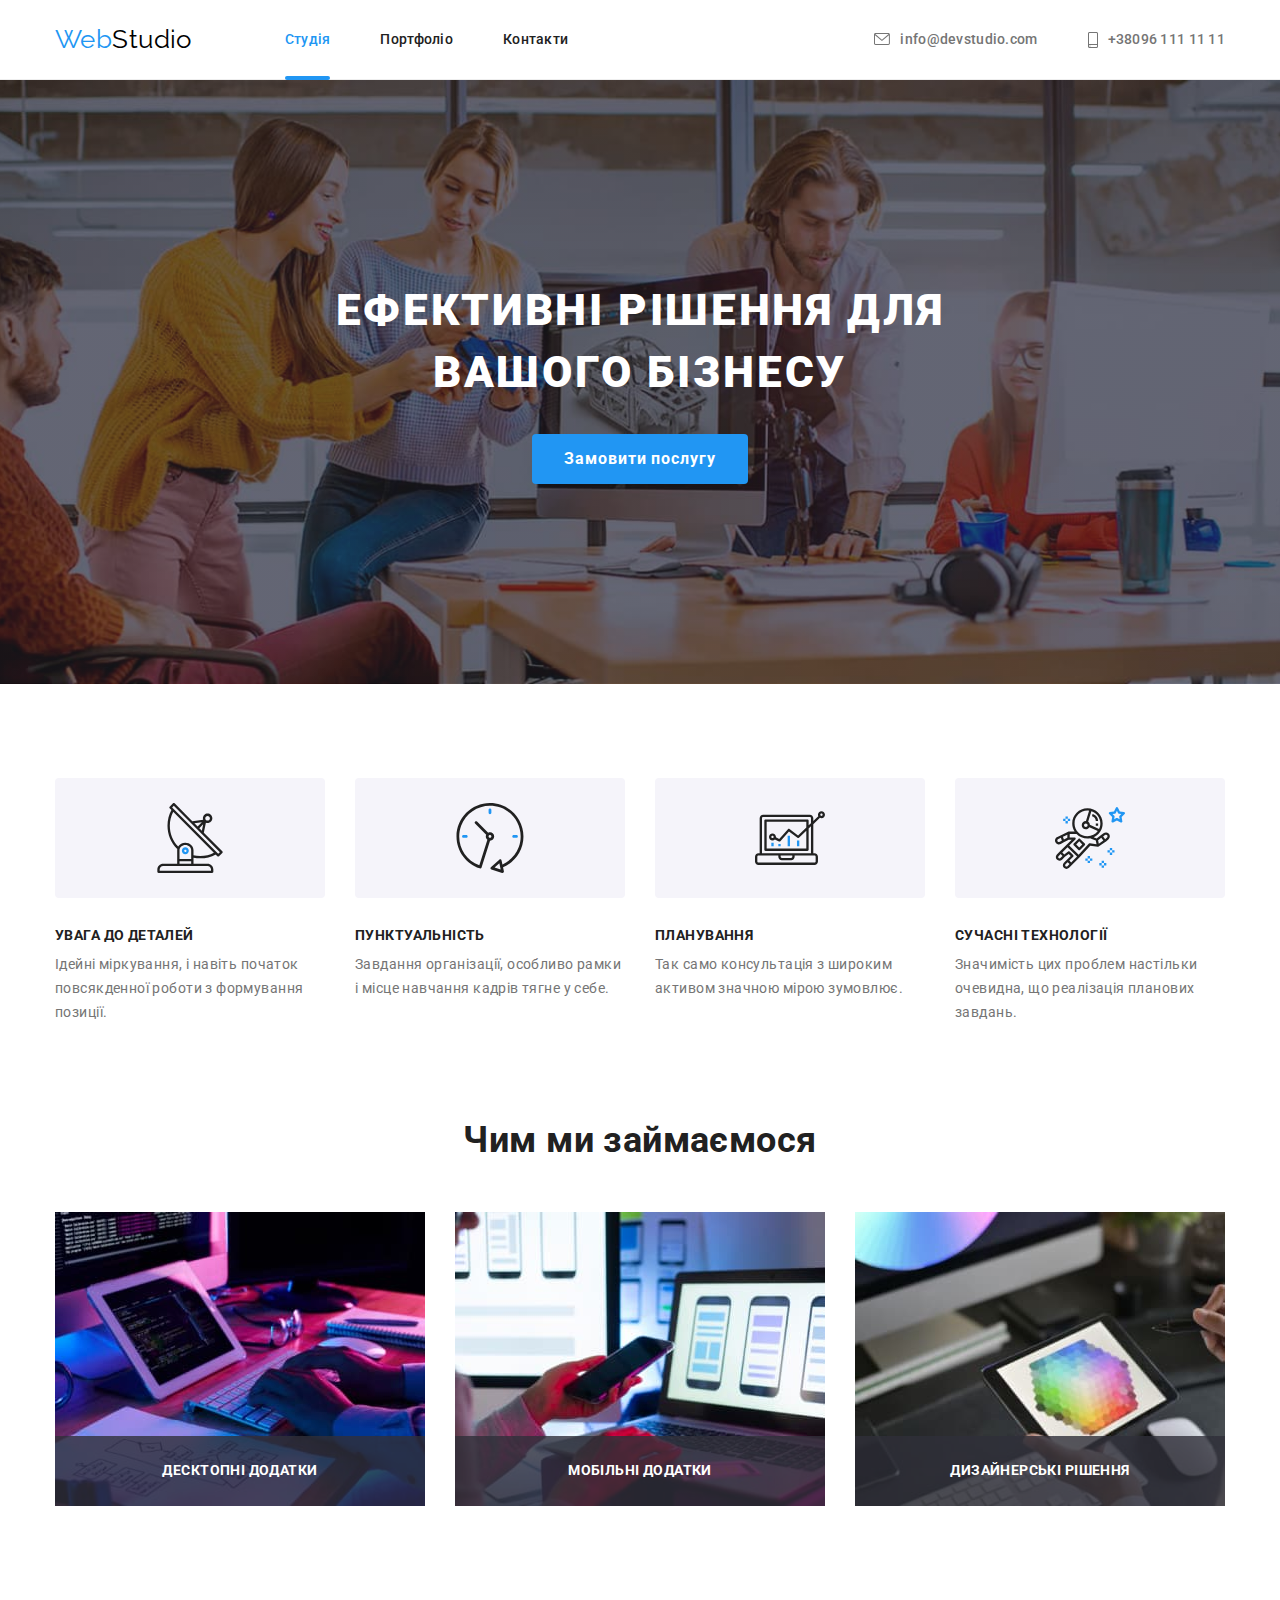
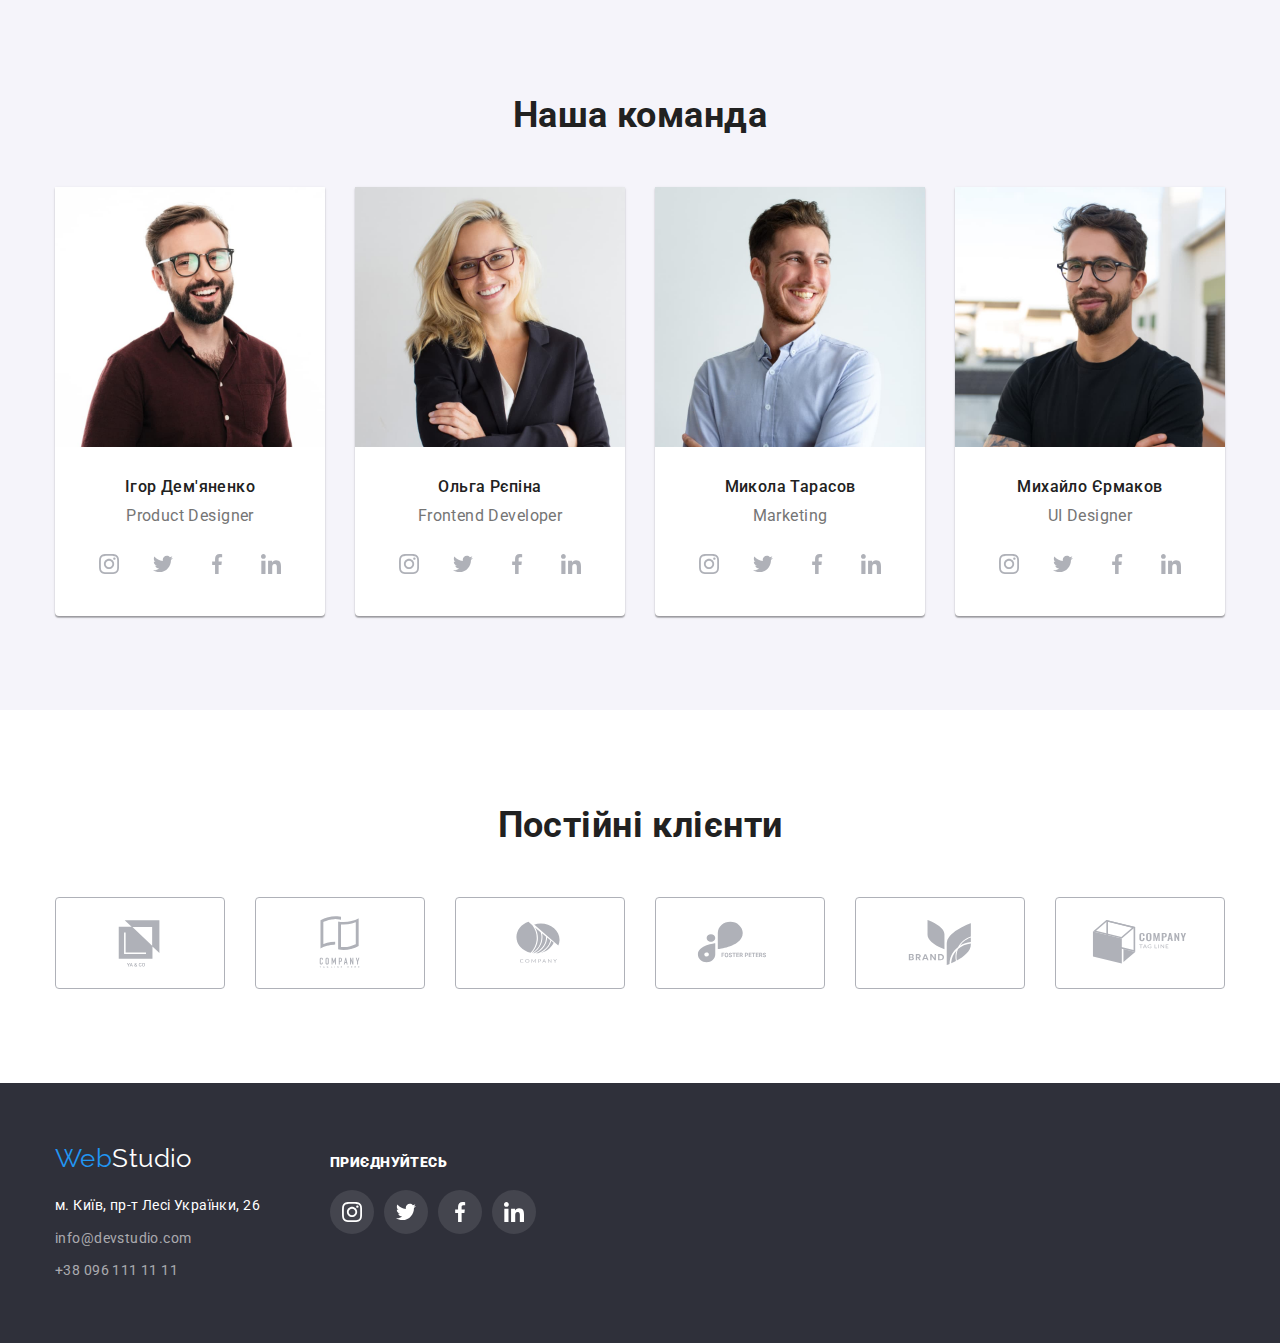
<file: index.html>
<!DOCTYPE html>
<html lang="uk">
  <head>
    <meta charset="UTF-8" />
    <meta http-equiv="X-UA-Compatible" content="IE=edge" />
    <meta name="viewport" content="width=device-width, initial-scale=1.0" />
    <title>Студія</title>
    <link
      href="https://fonts.googleapis.com/css2?family=Raleway:wght@700&family=Roboto:wght@400;500;700;900&display=swap"
      rel="stylesheet"
    />
    <link
      rel="stylesheet"
      href="https://cdnjs.cloudflare.com/ajax/libs/modern-normalize/1.1.0/modern-normalize.min.css"
    />
    <link rel="stylesheet" href="./css/styles.css" />
  </head>
  <body>
    <header class="main-header">
      <div class="nav-container container">
        <nav class="header-nav">
          <a href="./index.html" class="nav-logo"><span class="logo-web">Web</span>Studio</a>
          <ul class="nav-list list">
            <li>
              <a href="./index.html" class="nav-link link current">Студія</a>
            </li>
            <li><a href="./portfolio.html" class="nav-link link">Портфоліо</a></li>
            <li><a href="" class="nav-link link">Контакти</a></li>
          </ul>
        </nav>
        <ul class="nav-info-list list">
          <li>
            <a href="mailto:info@devstudio.com" class="contact-link link">
              <svg class="icon-mail" width="16px" height="12px">
                <use href="./images/symbol-defs-contact.svg#icon-mail"></use>
              </svg>
              info@devstudio.com</a
            >
          </li>
          <li>
            <a href="tel:+380961111111" class="contact-link link">
              <svg class="icon-tel" width="10px" height="16px">
                <use href="./images/symbol-defs-contact.svg#icon-tel"></use>
              </svg>
              +38096 111 11 11</a
            >
          </li>
        </ul>
      </div>
    </header>

    <main>
      <!-- Hero section-->
      <section class="hero">
        <div class="container">
          <h1 class="hero-title">Ефективні рішення для вашого бізнесу</h1>
          <button type="button" class="hero-btn" data-modal-open>Замовити послугу</button>
          
      </section>
      <!-- Specialty -->
      <section class="specialty">
        <div class="container">
          <h2 class="visually-hidden">Особливості</h2>
          <ul class="specialty-list list">
            <li class="specialty-item">
              <div class="specialty-img">
                <svg class="specialty-icon" width="70px" height="70px">
                  <use href="./images/symbol-defs-specialty.svg#icon-antenna"></use>
                </svg>
              </div>
              <h3 class="specialty-title">Увага до деталей</h3>
              <p class="specialty-text">
                Ідейні міркування, і навіть початок повсякденної роботи з формування позиції.
              </p>
            </li>
            <li class="specialty-item">
              <div class="specialty-img">
                <svg class="specialty-icon" width="70px" height="70px">
                  <use href="./images/symbol-defs-specialty.svg#icon-clock"></use>
                </svg>
              </div>
              <h3 class="specialty-title">Пунктуальність</h3>
              <p class="specialty-text">
                Завдання організації, особливо рамки і місце навчання кадрів тягне у себе.
              </p>
            </li>
            <li class="specialty-item">
              <div class="specialty-img">
                <svg class="specialty-icon" width="70px" height="70px">
                  <use href="./images/symbol-defs-specialty.svg#icon-diagram"></use>
                </svg>
              </div>
              <h3 class="specialty-title">Планування</h3>
              <p class="specialty-text">
                Так само консультація з широким активом значною мірою зумовлює.
              </p>
            </li>
            <li class="specialty-item">
              <div class="specialty-img">
                <svg class="specialty-icon" width="70px" height="70px">
                  <use href="./images/symbol-defs-specialty.svg#icon-astronaut"></use>
                </svg>
              </div>
              <h3 class="specialty-title">Сучасні технології</h3>
              <p class="specialty-text">
                Значимість цих проблем настільки очевидна, що реалізація планових завдань.
              </p>
            </li>
          </ul>
        </div>
      </section>
      <!-- What do we do? -->
      <section class="draft">
        <div class="container">
          <h2 class="draft-title section-title">Чим ми займаємося</h2>
          <ul class="draft-list list">
            <li class="draft-item">
              <div class="draft-position">
                <img
                  src="./images/img-work-1.jpg"
                  alt="Тип діяльності компанії"
                  width="370"
                  height="294"
                  class="draft-img"
                />
                <div class="draft-container"><p class="draft-text">Десктопні додатки</p></div>
              </div>
            </li>
            <li class="draft-item">
              <div class="draft-position">
                <img
                  src="./images/img-work-2.jpg"
                  alt="Тип діяльності компанії"
                  width="370"
                  height="294"
                  class="draft-img"
                />
                <div class="draft-container"><p class="draft-text">Мобільні додатки</p></div>
              </div>
            </li>
            <li class="draft-item">
              <div class="draft-position">
                <img
                  src="./images/img-work-3.jpg"
                  alt="Тип діяльності компанії"
                  width="370"
                  height="294"
                  class="draft-img"
                />
                <div class="draft-container"><p class="draft-text">Дизайнерські рішення</p></div>
              </div>
            </li>
          </ul>
        </div>
      </section>
      <!-- Our team -->
      <section class="team">
        <div class="container">
          <h2 class="team-title section-title">Наша команда</h2>
          <ul class="team-list list">
            <li class="infolist">
              <img
                src="./images/team-ihor.jpg"
                alt="Фотографія Ігора"
                width="270"
                height="260"
                class="team-img"
              />
              <div class="team-container">
                <h3 class="team-img-title">Ігор Дем'яненко</h3>
                <p class="team-img-text">Product Designer</p>
                <ul class="social-list list">
                  <li class="social-item">
                    <a href=""
                      ><svg class="social-icon" width="20px" height="20px">
                        <use href="./images/symbol-defs-social.svg#icon-instagram"></use>
                      </svg>
                    </a>
                  </li>
                  <li class="social-item">
                    <a href=""
                      ><svg class="social-icon" width="20px" height="20px">
                        <use href="./images/symbol-defs-social.svg#icon-twitter"></use>
                      </svg>
                    </a>
                  </li>
                  <li class="social-item">
                    <a href=""
                      ><svg class="social-icon" width="20px" height="20px">
                        <use href="./images/symbol-defs-social.svg#icon-facebook"></use>
                      </svg>
                    </a>
                  </li>
                  <li class="social-item">
                    <a href=""
                      ><svg class="social-icon" width="20px" height="20px">
                        <use href="./images/symbol-defs-social.svg#icon-linkedin"></use>
                      </svg>
                    </a>
                  </li>
                </ul>
              </div>
            </li>

            <li class="infolist">
              <img
                src="./images/team-olga.jpg"
                alt="Фотографія Ольги"
                width="270"
                height="260"
                class="team-img"
              />
              <div class="team-container">
                <h3 class="team-img-title">Ольга Рєпіна</h3>
                <p class="team-img-text">Frontend Developer</p>
                <ul class="social-list list">
                  <li class="social-item">
                    <a href=""
                      ><svg class="social-icon" width="20px" height="20px">
                        <use href="./images/symbol-defs-social.svg#icon-instagram"></use>
                      </svg>
                    </a>
                  </li>
                  <li class="social-item">
                    <a href=""
                      ><svg class="social-icon" width="20px" height="20px">
                        <use href="./images/symbol-defs-social.svg#icon-twitter"></use>
                      </svg>
                    </a>
                  </li>
                  <li class="social-item">
                    <a href=""
                      ><svg class="social-icon" width="20px" height="20px">
                        <use href="./images/symbol-defs-social.svg#icon-facebook"></use>
                      </svg>
                    </a>
                  </li>
                  <li class="social-item">
                    <a href=""
                      ><svg class="social-icon" width="20px" height="20px">
                        <use href="./images/symbol-defs-social.svg#icon-linkedin"></use>
                      </svg>
                    </a>
                  </li>
                </ul>
              </div>
            </li>

            <li class="infolist">
              <img
                src="./images/team-mukola.jpg"
                alt="Фотографія Миколи"
                width="270"
                height="260"
                class="team-img"
              />
              <div class="team-container">
                <h3 class="team-img-title">Микола Тарасов</h3>
                <p class="team-img-text">Marketing</p>
                <ul class="social-list list">
                  <li class="social-item">
                    <a href=""
                      ><svg class="social-icon" width="20px" height="20px">
                        <use href="./images/symbol-defs-social.svg#icon-instagram"></use>
                      </svg>
                    </a>
                  </li>
                  <li class="social-item">
                    <a href=""
                      ><svg class="social-icon" width="20px" height="20px">
                        <use href="./images/symbol-defs-social.svg#icon-twitter"></use>
                      </svg>
                    </a>
                  </li>
                  <li class="social-item">
                    <a href=""
                      ><svg class="social-icon" width="20px" height="20px">
                        <use href="./images/symbol-defs-social.svg#icon-facebook"></use>
                      </svg>
                    </a>
                  </li>
                  <li class="social-item">
                    <a href=""
                      ><svg class="social-icon" width="20px" height="20px">
                        <use href="./images/symbol-defs-social.svg#icon-linkedin"></use>
                      </svg>
                    </a>
                  </li>
                </ul>
              </div>
            </li>

            <li class="infolist">
              <img
                src="./images/team-muchail.jpg"
                alt="Фотографія Михайла"
                width="270"
                height="260"
                class="team-img"
              />
              <div class="team-container">
                <h3 class="team-img-title">Михайло Єрмаков</h3>
                <p class="team-img-text">UI Designer</p>
                <ul class="social-list list">
                  <li class="social-item">
                    <a href=""
                      ><svg class="social-icon" width="20px" height="20px">
                        <use href="./images/symbol-defs-social.svg#icon-instagram"></use>
                      </svg>
                    </a>
                  </li>
                  <li class="social-item">
                    <a href=""
                      ><svg class="social-icon" width="20px" height="20px">
                        <use href="./images/symbol-defs-social.svg#icon-twitter"></use>
                      </svg>
                    </a>
                  </li>
                  <li class="social-item">
                    <a href=""
                      ><svg class="social-icon" width="20px" height="20px">
                        <use href="./images/symbol-defs-social.svg#icon-facebook"></use>
                      </svg>
                    </a>
                  </li>
                  <li class="social-item">
                    <a href=""
                      ><svg class="social-icon" width="20px" height="20px">
                        <use href="./images/symbol-defs-social.svg#icon-linkedin"></use>
                      </svg>
                    </a>
                  </li>
                </ul>
              </div>
            </li>
          </ul>
        </div>
      </section>
      <!-- Clients -->
      <section class="clients">
        <div class="container">
          <h2 class="section-title">Постійні клієнти</h2>
          <ul class="clients-list list">
            <li>
              <a href="" class="clients-list-item"
                ><svg class="clients-svg" width="106" height="60">
                  <use href="./images/symbol-defs-clients.svg#icon-ya-co"></use>
                </svg>
              </a>
            </li>
            <li>
              <a href="" class="clients-list-item"
                ><svg class="clients-svg" width="106" height="60">
                  <use href="./images/symbol-defs-clients.svg#icon-company-tag-line-here"></use>
                </svg>
              </a>
            </li>
            <li>
              <a href="" class="clients-list-item"
                ><svg class="clients-svg" width="106" height="60">
                  <use href="./images/symbol-defs-clients.svg#icon-company"></use>
                </svg>
              </a>
            </li>
            <li>
              <a href="" class="clients-list-item"
                ><svg class="clients-svg" width="106" height="60">
                  <use href="./images/symbol-defs-clients.svg#icon-foster-peters"></use>
                </svg>
              </a>
            </li>
            <li>
              <a href="" class="clients-list-item"
                ><svg class="clients-svg" width="106" height="60">
                  <use href="./images/symbol-defs-clients.svg#icon-brand"></use>
                </svg>
              </a>
            </li>
            <li>
              <a href="" class="clients-list-item"
                ><svg class="clients-svg" width="106" height="60">
                  <use href="./images/symbol-defs-clients.svg#icon-company-tag-line"></use>
                </svg>
              </a>
            </li>
          </ul>
        </div>
      </section>
    </main>
    <footer class="main-footer">
      <div class="container footer-container">
        <div class="footer-adress">
          <a href="./index.html" class="footer-logo"><span class="logo-web">Web</span>Studio</a>
          <address>
            <ul class="footer-list list">
              <li class="adress link">
                <a
                  href="https://goo.gl/maps/cVfSzYXmB4WcppVj6"
                  target="_blank"
                  rel="noopener noreferrer"
                  >м. Київ, пр-т Лесі Українки, 26</a
                >
              </li>
              <li>
                <a href="mailto:info@devstudio.com" class="footer-link link">info@devstudio.com</a>
              </li>
              <li>
                <a href="tel:+380961111111" class="footer-link link">+38 096 111 11 11</a>
              </li>
            </ul>
          </address>
        </div>
        <div class="footer-social">
          <p class="footer-social-text"><strong>приєднуйтесь</strong></p>
          <ul class="footer-social-list list">
            <li class="social-footer-item">
              <a href=""
                ><svg class="social-icon-footer" width="20px" height="20px">
                  <use href="./images/symbol-defs-social.svg#icon-instagram"></use>
                </svg>
              </a>
            </li>
            <li class="social-footer-item">
              <a href=""
                ><svg class="social-icon-footer" width="20px" height="20px">
                  <use href="./images/symbol-defs-social.svg#icon-twitter"></use>
                </svg>
              </a>
            </li>
            <li class="social-footer-item">
              <a href=""
                ><svg class="social-icon-footer" width="20px" height="20px">
                  <use href="./images/symbol-defs-social.svg#icon-facebook"></use>
                </svg>
              </a>
            </li>
            <li class="social-footer-item">
              <a href=""
                ><svg class="social-icon-footer" width="20px" height="20px">
                  <use href="./images/symbol-defs-social.svg#icon-linkedin"></use>
                </svg>
              </a>
            </li>
          </ul>
        </div>
      </div>
    </footer>
      <div class="backdrop is-hidden" data-modal>
            <div class="modal">
              <button class="close" data-modal-close>
                <svg class="close-btn" width="18" height="18">
                  <use href="./images/symbol-defs-specialty.svg#icon-close-btn"></use>
                </svg>
              </button>
            </div>
          </div>
        </div>
    <script src="./js/modal.js"></script>
  </body>
</html>
</file>
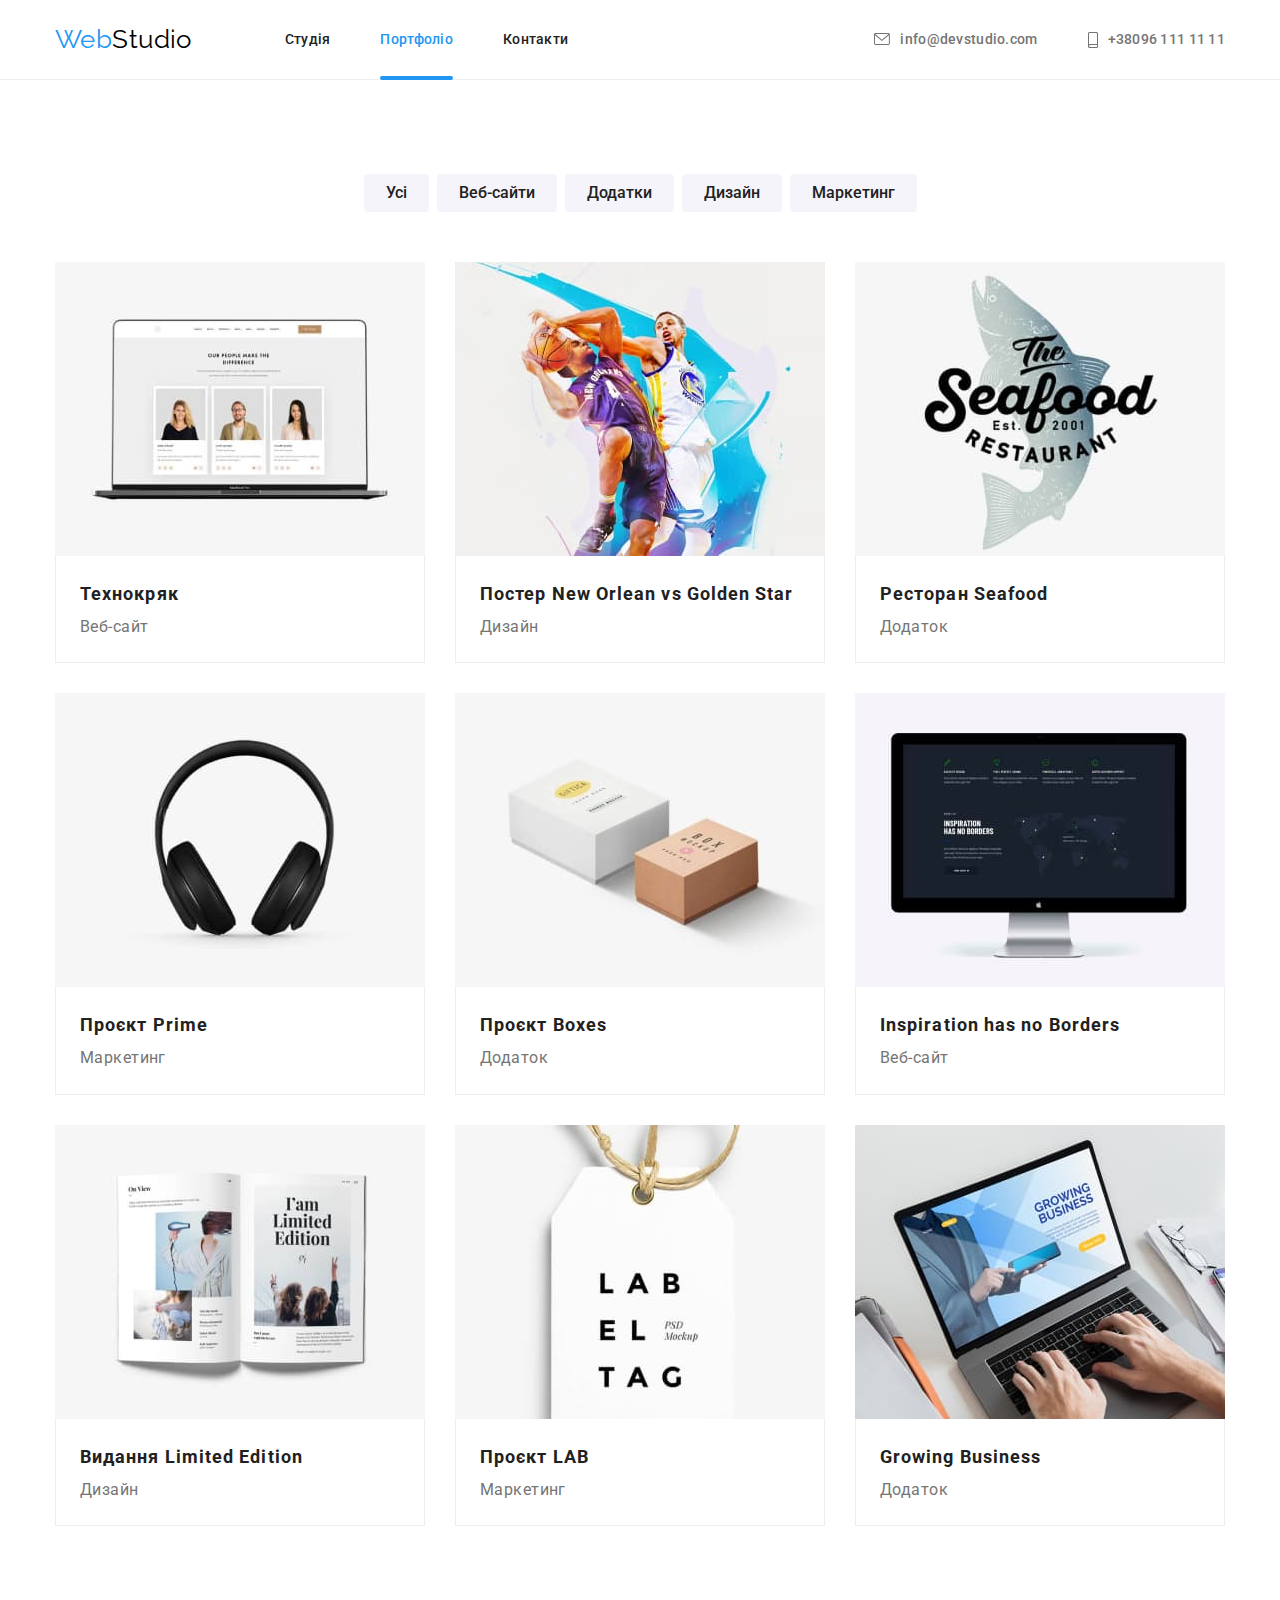
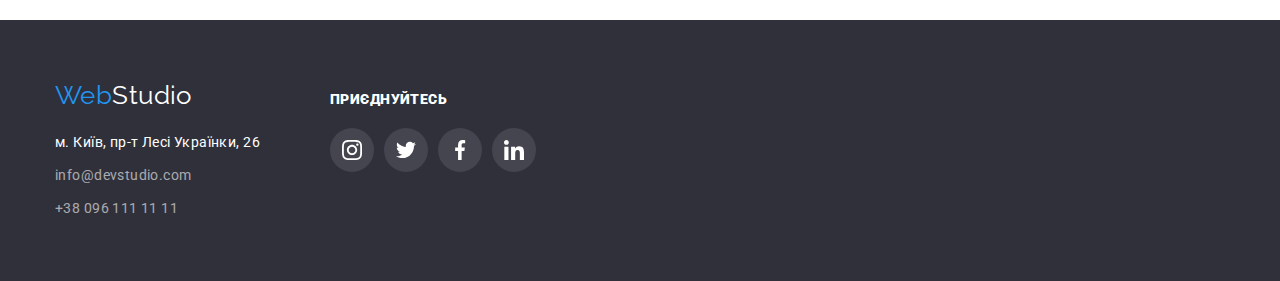
<file: portfolio.html>
<!DOCTYPE html>
<html lang="uk">
  <head>
    <meta charset="UTF-8" />
    <meta http-equiv="X-UA-Compatible" content="IE=edge" />
    <meta name="viewport" content="width=device-width, initial-scale=1.0" />
    <title>Студія</title>
    <link
      href="https://fonts.googleapis.com/css2?family=Raleway:wght@700&family=Roboto:wght@400;500;700;900&display=swap"
      rel="stylesheet"
    />
    <link
      rel="stylesheet"
      href="https://cdnjs.cloudflare.com/ajax/libs/modern-normalize/1.1.0/modern-normalize.min.css"
    />
    <link rel="stylesheet" href="./css/styles.css" />
  </head>
  <body>
    <header class="main-header">
      <div class="nav-container container">
        <nav class="header-nav">
          <a href="./index.html" class="nav-logo"><span class="logo-web">Web</span>Studio</a>
          <ul class="nav-list list">
            <li>
              <a href="./index.html" class="nav-link link">Студія</a>
            </li>
            <li><a href="./portfolio.html" class="nav-link link current">Портфоліо</a></li>
            <li><a href="" class="nav-link link">Контакти</a></li>
          </ul>
        </nav>
        <ul class="nav-info-list list">
          <li>
            <a href="mailto:info@devstudio.com" class="contact-link link">
              <svg class="icon-mail" width="16px" height="12px">
                <use href="./images/symbol-defs-contact.svg#icon-mail"></use>
              </svg>
              info@devstudio.com</a
            >
          </li>
          <li>
            <a href="tel:+380961111111" class="contact-link link">
              <svg class="icon-tel" width="10px" height="16px">
                <use href="./images/symbol-defs-contact.svg#icon-tel"></use>
              </svg>
              +38096 111 11 11</a
            >
          </li>
        </ul>
      </div>
    </header>
    <main>
      <section class="main-section">
        <div class="container">
          <h1 class="visually-hidden">Навігація</h1>
          <ul class="btn-list list">
            <li><button type="button" class="portfolio-nav-btn">Усі</button></li>
            <li><button type="button" class="portfolio-nav-btn">Веб-сайти</button></li>
            <li><button type="button" class="portfolio-nav-btn">Додатки</button></li>
            <li><button type="button" class="portfolio-nav-btn">Дизайн</button></li>
            <li><button type="button" class="portfolio-nav-btn">Маркетинг</button></li>
          </ul>

          <ul class="info-list list">
            <li class="portfolio-info-list">
              <a href="">
                <div class="portfolio-img">
                  <img src="./images/portfolio-tehn.jpg" alt="технокряк" width="370" height="294" />
                  <div class="portfolio-info-container">
                    <p class="portfolio-info-text">
                      Ресурс пропонує комплексні пропозиції з різним рівнем функціоналу та сервісів.
                      Все це дозволить відвідувачу отримати вичерпні відомості про компанію чи
                      приватну особу.
                    </p>
                  </div>
                </div>
                <div class="border-title">
                  <h2 class="portfolio-title">Технокряк</h2>
                  <p class="portfolio-text">Веб-сайт</p>
                </div>
              </a>
            </li>
            <li class="portfolio-info-list">
              <a href="">
                <div class="portfolio-img">
                  <img
                    src="./images/portfolio-poster.jpg"
                    alt="Постер New Orlean vs Golden Star"
                    width="370"
                    height="294"
                  />
                  <div class="portfolio-info-container">
                    <p class="portfolio-info-text">
                      Ресурс пропонує комплексні пропозиції з різним рівнем функціоналу та сервісів.
                      Все це дозволить відвідувачу отримати вичерпні відомості про компанію чи
                      приватну особу.
                    </p>
                  </div>
                </div>
                <div class="border-title">
                  <h2 class="portfolio-title">Постер New Orlean vs Golden Star</h2>
                  <p class="portfolio-text">Дизайн</p>
                </div>
              </a>
            </li>
            <li class="portfolio-info-list">
              <a href="">
                <div class="portfolio-img">
                  <img
                    src="./images/portfolio-restaurant.jpg"
                    alt="Ресторан Seafood"
                    width="370"
                    height="294"
                  />
                  <div class="portfolio-info-container">
                    <p class="portfolio-info-text">
                      Ресурс пропонує комплексні пропозиції з різним рівнем функціоналу та сервісів.
                      Все це дозволить відвідувачу отримати вичерпні відомості про компанію чи
                      приватну особу.
                    </p>
                  </div>
                </div>
                <div class="border-title">
                  <h2 class="portfolio-title">Ресторан Seafood</h2>
                  <p class="portfolio-text">Додаток</p>
                </div>
              </a>
            </li>
            <li class="portfolio-info-list">
              <a href="">
                <div class="portfolio-img">
                  <img
                    src="./images/portfolio-prgct-prime.jpg"
                    alt="Проєкт Prime"
                    width="370"
                    height="294"
                  />
                  <div class="portfolio-info-container">
                    <p class="portfolio-info-text">
                      Ресурс пропонує комплексні пропозиції з різним рівнем функціоналу та сервісів.
                      Все це дозволить відвідувачу отримати вичерпні відомості про компанію чи
                      приватну особу.
                    </p>
                  </div>
                </div>
                <div class="border-title">
                  <h2 class="portfolio-title">Проєкт Prime</h2>
                  <p class="portfolio-text">Маркетинг</p>
                </div>
              </a>
            </li>
            <li class="portfolio-info-list">
              <a href="">
                <div class="portfolio-img">
                  <img
                    src="./images/portfolio-prgct-boxes.jpg"
                    alt="Проєкт Boxes"
                    width="370"
                    height="294"
                  />
                  <div class="portfolio-info-container">
                    <p class="portfolio-info-text">
                      Ресурс пропонує комплексні пропозиції з різним рівнем функціоналу та сервісів.
                      Все це дозволить відвідувачу отримати вичерпні відомості про компанію чи
                      приватну особу.
                    </p>
                  </div>
                </div>
                <div class="border-title">
                  <h2 class="portfolio-title">Проєкт Boxes</h2>
                  <p class="portfolio-text">Додаток</p>
                </div>
              </a>
            </li>
            <li class="portfolio-info-list">
              <a href="">
                <div class="portfolio-img">
                  <img
                    src="./images/portfolio-inspiration.jpg"
                    alt="Inspiration has no Borders"
                    width="370"
                    height="294"
                  />
                  <div class="portfolio-info-container">
                    <p class="portfolio-info-text">
                      Ресурс пропонує комплексні пропозиції з різним рівнем функціоналу та сервісів.
                      Все це дозволить відвідувачу отримати вичерпні відомості про компанію чи
                      приватну особу.
                    </p>
                  </div>
                </div>
                <div class="border-title">
                  <h2 class="portfolio-title">Inspiration has no Borders</h2>
                  <p class="portfolio-text">Веб-сайт</p>
                </div>
              </a>
            </li>
            <li class="portfolio-info-list">
              <a href="">
                <div class="portfolio-img">
                  <img
                    src="./images/portfolio-edition.jpg"
                    alt="Видання Limited Edition"
                    width="370"
                    height="294"
                  />
                  <div class="portfolio-info-container">
                    <p class="portfolio-info-text">
                      Ресурс пропонує комплексні пропозиції з різним рівнем функціоналу та сервісів.
                      Все це дозволить відвідувачу отримати вичерпні відомості про компанію чи
                      приватну особу.
                    </p>
                  </div>
                </div>
                <div class="border-title">
                  <h2 class="portfolio-title">Видання Limited Edition</h2>
                  <p class="portfolio-text">Дизайн</p>
                </div>
              </a>
            </li>
            <li class="portfolio-info-list">
              <a href="">
                <div class="portfolio-img">
                  <img
                    src="./images/portfolio-prgct-lab.jpg"
                    alt="Проєкт LAB"
                    width="370"
                    height="294"
                  />
                  <div class="portfolio-info-container">
                    <p class="portfolio-info-text">
                      Ресурс пропонує комплексні пропозиції з різним рівнем функціоналу та сервісів.
                      Все це дозволить відвідувачу отримати вичерпні відомості про компанію чи
                      приватну особу.
                    </p>
                  </div>
                </div>
                <div class="border-title">
                  <h2 class="portfolio-title">Проєкт LAB</h2>
                  <p class="portfolio-text">Маркетинг</p>
                </div>
              </a>
            </li>
            <li class="portfolio-info-list">
              <a href="">
                <div class="portfolio-img">
                  <img
                    src="./images/portfolio-business.jpg"
                    alt="Growing Business"
                    width="370"
                    height="294"
                  />
                  <div class="portfolio-info-container">
                    <p class="portfolio-info-text">
                      Ресурс пропонує комплексні пропозиції з різним рівнем функціоналу та сервісів.
                      Все це дозволить відвідувачу отримати вичерпні відомості про компанію чи
                      приватну особу.
                    </p>
                  </div>
                </div>
                <div class="border-title">
                  <h2 class="portfolio-title">Growing Business</h2>
                  <p class="portfolio-text">Додаток</p>
                </div>
              </a>
            </li>
          </ul>
        </div>
      </section>
    </main>
    <footer class="main-footer">
      <div class="container footer-container">
        <div class="footer-adress">
          <a href="./index.html" class="footer-logo"><span class="logo-web">Web</span>Studio</a>
          <address>
            <ul class="footer-list list">
              <li class="adress link">
                <a
                  href="https://goo.gl/maps/cVfSzYXmB4WcppVj6"
                  target="_blank"
                  rel="noopener noreferrer"
                  >м. Київ, пр-т Лесі Українки, 26</a
                >
              </li>
              <li>
                <a href="mailto:info@devstudio.com" class="footer-link link">info@devstudio.com</a>
              </li>
              <li>
                <a href="tel:+380961111111" class="footer-link link">+38 096 111 11 11</a>
              </li>
            </ul>
          </address>
        </div>
        <div class="footer-social">
          <p class="footer-social-text"><strong>приєднуйтесь</strong></p>

          <ul class="footer-social-list list">
            <li class="social-footer-item">
              <a href=""
                ><svg class="social-icon-footer" width="20px" height="20px">
                  <use href="./images/symbol-defs-social.svg#icon-instagram"></use>
                </svg>
              </a>
            </li>
            <li class="social-footer-item">
              <a href=""
                ><svg class="social-icon-footer" width="20px" height="20px">
                  <use href="./images/symbol-defs-social.svg#icon-twitter"></use>
                </svg>
              </a>
            </li>
            <li class="social-footer-item">
              <a href=""
                ><svg class="social-icon-footer" width="20px" height="20px">
                  <use href="./images/symbol-defs-social.svg#icon-facebook"></use>
                </svg>
              </a>
            </li>
            <li class="social-footer-item">
              <a href=""
                ><svg class="social-icon-footer" width="20px" height="20px">
                  <use href="./images/symbol-defs-social.svg#icon-linkedin"></use>
                </svg>
              </a>
            </li>
          </ul>
        </div>
      </div>
    </footer>
  </body>
</html>
</file>
<file: css/styles.css>
:root {
  --accent-color: #2196f3;
  --primary-text-color: #757575;
  --secondary-text-color: #212121;
  --primary-link-color: #ffffff;
  --secondary-link-color: #000000;
  --primary-background-color: #2f303a;
  --button-active-color: #188ce8;
  --secondary-background-color: #f5f4fa;
  --tertiary-link-color: rgba(255, 255, 255, 0.6);
  --border-color: #eeeeee;
  --primary-svg-color: #afb1b8;
}

/* STUDIO */

body {
  font-family: 'Roboto', sans-serif;
  color: var(--primary-text-color);
  font-size: 14px;
  line-height: 1.7;
  letter-spacing: 0.03em;
  background-color: var(--primary-link-color);
  margin: 0;
}

img {
  display: block;
}

h1,
h2,
h3,
ul,
p {
  margin: 0;
  padding: 0;
}

.container {
  width: 1200px;
  margin: 0 auto;
  padding-left: 15px;
  padding-right: 15px;
}

.link:hover,
.link:focus {
  color: var(--accent-color);
}

.list {
  list-style: none;
}

/* Header */

.main-header {
  background-color: var(--primary-link-color);
  border-bottom: 1px solid var(--border-color);
}

.header-nav {
  display: flex;
  align-items: center;
}

.nav-container {
  display: flex;
  align-items: center;
}

.nav-list {
  display: flex;
}

.nav-list li:not(:last-child) {
  margin-right: 50px;
}

.logo-web {
  color: var(--accent-color);
}

.nav-logo {
  color: var(--secondary-link-color);
  font-family: 'Raleway', sans-serif;
  font-size: 26px;
  line-height: 1.2;
  text-decoration: none;
  margin-right: 93px;
}

.nav-link {
  display: block;
  color: var(--secondary-text-color);
  font-weight: 500;
  line-height: 1.1;
  letter-spacing: 0.02em;
  text-decoration: none;
  padding-top: 32px;
  padding-bottom: 32px;

  transition-property: color;
  transition-duration: 250ms;
  transition-timing-function: cubic-bezier(0.4, 0, 0.2, 1);
}
.current {
  position: relative;
  color: var(--accent-color);
}

.current::after {
  content: '';
  position: absolute;
  bottom: -1px;
  display: block;
  width: 100%;
  height: 4px;
  background-color: var(--accent-color);
  border-radius: 2px;
}

.nav-info-list {
  display: flex;
  margin-left: auto;
}

.nav-info-list li:not(:last-child) {
  margin-right: 50px;
}

.contact-link {
  display: flex;
  color: var(--primary-text-color);
  font-weight: 500;
  line-height: 1.1;
  letter-spacing: 0.02em;
  text-decoration: none;
  text-align: center;
  align-items: center;

  transition-property: color;
  transition-duration: 250ms;
  transition-timing-function: cubic-bezier(0.4, 0, 0.2, 1);
}

.icon-mail {
  margin-right: 10px;
  fill: currentColor;
}

.icon-tel {
  margin-right: 10px;
  fill: currentColor;
}

/* Hero */

.hero {
  background-image: linear-gradient(to right, rgba(47, 48, 58, 0.4), rgba(47, 48, 58, 0.4)),
    url(../images/hero-bgr.jpg);
  background-color: var(--primary-background-color);
  margin: 0 auto;
  max-width: 1600px;
  min-height: 600px;
  background-repeat: no-repeat;
  background-position: center;
  background-size: cover;
  text-align: center;
  padding: 200px 0px;
}

.hero-title {
  width: 696px;
  color: var(--primary-link-color);
  font-weight: 900;
  font-size: 44px;
  line-height: 1.4;
  letter-spacing: 0.06em;
  text-transform: uppercase;
  margin: inherit;
}
.hero-btn {
  display: inline-block;
  min-width: 216px;
  background-color: var(--accent-color);
  color: var(--primary-link-color);
  font-weight: 700;
  font-size: 16px;
  line-height: 1.9;
  letter-spacing: 0.06em;
  cursor: pointer;
  font-family: inherit;
  border: none;
  border-radius: 4px;
  padding: 10px 32px;
  margin-top: 30px;

  transition-property: background-color, color;
  transition-duration: 250ms;
  transition-timing-function: cubic-bezier(0.4, 0, 0.2, 1);
}

.hero-btn:hover,
.hero-btn:focus {
  background-color: var(--primary-link-color);
  color: var(--accent-color);
}

.hero-btn:active {
  background-color: var(--button-active-color);
  color: var(--primary-link-color);
}

/* Specialty */

.specialty {
  padding-top: 94px;
  padding-bottom: 94px;
}

.specialty-img {
  display: flex;
  align-items: center;
  justify-content: center;
  background: var(--secondary-background-color);
  border-radius: 4px;
  width: 270px;
  height: 120px;
  margin-bottom: 30px;
}

.specialty-list {
  display: flex;
}

.visually-hidden {
  position: absolute;
  white-space: nowrap;
  width: 1px;
  height: 1px;
  overflow: hidden;
  border: 0;
  padding: 0;
  clip: rect(0 0 0 0);
  clip-path: inset(50%);
  margin: -1px;
}

.specialty-title {
  color: var(--secondary-text-color);
  font-size: 14px;
  line-height: 1.1;
  text-transform: uppercase;
  margin-bottom: 10px;
}

.specialty-item:not(:last-child) {
  margin-right: 30px;
}

/* What do we do? */

.draft {
  padding-bottom: 94px;
}

.section-title {
  color: var(--secondary-text-color);
  font-size: 36px;
  line-height: 1.2;
  text-align: center;
  margin-bottom: 50px;
}

.draft-list {
  display: flex;
}

.draft-item:not(:last-child) {
  margin-right: 30px;
}

.draft-position {
  position: relative;
}

.draft-container {
  display: flex;
  justify-content: center;
  align-items: center;
  width: 370px;
  height: 70px;
  position: absolute;
  background-color: rgba(47, 48, 58, 0.8);
  bottom: 0;
}

.draft-text {
  color: var(--primary-link-color);
  font-weight: 700;
  font-size: 14px;
  line-height: 1.1;
  letter-spacing: 0.03em;
  text-transform: uppercase;
}

/* Our team */

.team {
  background-color: var(--secondary-background-color);
  padding: 94px 0px;
  text-align: center;
  margin: 0 auto;
}

.team-container {
  padding-top: 30px;
  padding-bottom: 30px;
}

.team-img-title {
  color: var(--secondary-text-color);
  font-weight: 500;
  font-size: 16px;
  line-height: 1.2;
}

.team-list {
  display: flex;
}

.team-img-text {
  font-size: 16px;
  line-height: 1.2;
  margin-top: 10px;
  margin-bottom: 16px;
}
.infolist {
  background-color: var(--primary-link-color);
  box-shadow: 0px 1px 3px rgba(0, 0, 0, 0.12), 0px 1px 1px rgba(0, 0, 0, 0.14),
    0px 2px 1px rgba(0, 0, 0, 0.2);
  border-radius: 0px 0px 4px 4px;
}

.infolist:not(:last-child) {
  margin-right: 30px;
}

.social-list {
  display: flex;
  justify-content: center;
}

.social-item:not(:last-child) {
  margin-right: 10px;
}

.social-item a {
  display: flex;
  justify-content: center;
  align-items: center;
  width: 44px;
  height: 44px;
  background-color: var(--primary-link-color);
  border-radius: 50%;

  transition-property: background-color;
  transition-duration: 250ms;
  transition-timing-function: cubic-bezier(0.4, 0, 0.2, 1);
}

.social-icon {
  fill: var(--primary-svg-color);

  transition-property: fill;
  transition-duration: 250ms;
  transition-timing-function: cubic-bezier(0.4, 0, 0.2, 1);
}

.social-item a:hover,
.social-item a:focus {
  background-color: var(--accent-color);
}

.social-item a:hover > svg,
.social-item a:focus > svg {
  fill: var(--primary-link-color);
}
/* clients */
.clients {
  padding-top: 94px;
  padding-bottom: 94px;
}

.clients-list {
  display: flex;
}

.clients-list-item {
  display: flex;
  justify-content: center;
  align-items: center;
  width: 170px;
  height: 92px;
  border: 1px solid var(--primary-svg-color);
  border-radius: 4px;

  transition-property: border-color;
  transition-duration: 250ms;
  transition-timing-function: cubic-bezier(0.4, 0, 0.2, 1);
}

.clients-svg {
  fill: var(--primary-svg-color);

  transition-property: fill;
  transition-duration: 250ms;
  transition-timing-function: cubic-bezier(0.4, 0, 0.2, 1);
}

.clients-list-item:hover > svg,
.clients-list-item:focus > svg {
  fill: var(--accent-color);
}
.clients-list-item:hover,
.clients-list-item:focus {
  border-color: var(--accent-color);
}

.clients-list > li:not(:last-child) {
  margin-right: 30px;
}

/* footer */

.main-footer {
  background-color: var(--primary-background-color);
  padding: 60px 0px;
}

.footer-container {
  display: flex;
  align-items: baseline;
}

.footer-adress {
  margin-right: 70px;
}

.footer-logo {
  display: inline-block;
  color: var(--primary-link-color);
  font-family: 'Raleway', sans-serif;
  font-size: 26px;
  line-height: 1.2;
  text-decoration: none;
  margin-bottom: 20px;
}

.footer-list li:not(:last-child) {
  margin-bottom: 9px;
}

.adress {
  color: var(--primary-link-color);
  text-decoration: none;
}

.footer-link {
  color: var(--tertiary-link-color);
  text-decoration: none;
  font-style: normal;

  transition-property: color;
  transition-duration: 250ms;
  transition-timing-function: cubic-bezier(0.4, 0, 0.2, 1);
}

.adress a {
  color: var(--primary-link-color);
  font-style: normal;
  text-decoration: none;

  transition-property: color;
  transition-duration: 250ms;
  transition-timing-function: cubic-bezier(0.4, 0, 0.2, 1);
}

.adress a:hover,
.adress a:focus {
  color: var(--accent-color);
}

.footer-social-text {
  font-weight: 700;
  font-size: 14px;
  line-height: 1.1;
  letter-spacing: 0.03em;
  text-transform: uppercase;
  color: var(--primary-link-color);
  margin-bottom: 20px;
}

.footer-social-list {
  display: flex;
  gap: 10px;
}

.social-footer-item > a {
  display: flex;
  justify-content: center;
  align-items: center;
  width: 44px;
  height: 44px;
  background-color: rgba(255, 255, 255, 0.1);
  border-radius: 50%;

  transition-property: background-color;
  transition-duration: 250ms;
  transition-timing-function: cubic-bezier(0.4, 0, 0.2, 1);
}

.social-footer-item > a:hover,
.social-footer-item > a:focus {
  background-color: var(--accent-color);
}

.social-icon-footer {
  fill: var(--primary-link-color);
}

.backdrop {
  position: fixed;
  top: 0;
  left: 0;
  width: 100%;
  height: 100%;
  background: rgba(0, 0, 0, 0.2);
  opacity: 1;
  transition: opacity 500ms cubic-bezier(0.4, 0, 0.2, 1),
    visibility 500ms cubic-bezier(0.4, 0, 0.2, 1);
}

.is-hidden {
  opacity: 0;
  pointer-events: none;
  visibility: hidden;
}

.modal {
  min-width: 528px;
  min-height: 581px;
  background-color: var(--primary-link-color);
  border-radius: 4px;

  position: absolute;
  top: 50%;
  left: 50%;
  transform: translate(-50%, -50%);
}

.close {
  cursor: pointer;
  background-color: var(--primary-link-color);
  border: 1px solid rgba(0, 0, 0, 0.1);
  border-radius: 50%;
  padding: 0;
  width: 30px;
  height: 30px;
  display: flex;
  justify-content: center;
  align-items: center;
  position: absolute;
  top: 8px;
  right: 8px;

  transition-property: box-shadow;
  transition-duration: 250ms;
  transition-timing-function: cubic-bezier(0.4, 0, 0.2, 1);
}

.close:hover {
  box-shadow: 0px 1px 3px rgba(0, 0, 0, 0.12), 0px 1px 1px rgba(0, 0, 0, 0.14),
    0px 2px 1px rgba(0, 0, 0, 0.2);
}

/* PORTFOLIO */

.main-section {
  padding-bottom: 94px;
  padding-top: 94px;
}

.btn-list {
  display: flex;
  justify-content: center;
  margin-bottom: 50px;
}

.btn-list li:not(:last-child) {
  margin-right: 8px;
}

.portfolio-nav-btn {
  background-color: var(--secondary-background-color);
  font-weight: 500;
  color: var(--secondary-text-color);
  font-size: 16px;
  line-height: 1.6;
  font-family: inherit;
  border: none;
  cursor: pointer;
  padding: 6px 22px;
  border-radius: 4px;

  transition-property: background-color, color, box-shadow;
  transition-duration: 250ms;
  transition-timing-function: cubic-bezier(0.4, 0, 0.2, 1);
}

.portfolio-nav-btn:hover,
.portfolio-nav-btn:focus {
  background-color: var(--accent-color);
  color: var(--primary-link-color);
  box-shadow: 0px 3px 1px rgba(0, 0, 0, 0.1), 0px 1px 2px rgba(0, 0, 0, 0.08),
    0px 2px 2px rgba(0, 0, 0, 0.12);
}

.info-list {
  display: flex;
  flex-wrap: wrap;
}

.portfolio-info-list {
  background-color: var(--primary-link-color);
  margin-bottom: 30px;
  margin-right: 30px;
}

.portfolio-info-list:nth-child(n + 7) {
  margin-bottom: 0;
}

.portfolio-info-list:nth-child(3n + 3) {
  margin-right: 0;
}

.portfolio-info-list > a {
  display: block;

  transition-property: box-shadow;
  transition-duration: 250ms;
  transition-timing-function: cubic-bezier(0.4, 0, 0.2, 1);
}

.portfolio-info-list > a:hover,
.portfolio-info-list > a:focus {
  box-shadow: 0px 1px 1px rgba(0, 0, 0, 0.12), 0px 4px 4px rgba(0, 0, 0, 0.06),
    1px 4px 6px rgba(0, 0, 0, 0.16);
}

.portfolio-title {
  color: var(--secondary-text-color);
  font-size: 18px;
  line-height: 2;
  letter-spacing: 0.06em;
  text-decoration: none;
}
.portfolio-info-list a {
  text-decoration: none;
}

.portfolio-img {
  position: relative;
  overflow: hidden;
}

.portfolio-info-container {
  top: 0;
  left: 0;
  width: 100%;
  height: 101%;
  background-color: rgba(33, 150, 243, 0.9);
  position: absolute;

  transform: translateY(100%);
  transition-duration: 250ms;
  transition-timing-function: cubic-bezier(0.4, 0, 0.2, 1);
}

.portfolio-info-list > a:hover .portfolio-info-container {
  transform: translateY(0%);
}

.portfolio-text {
  color: var(--primary-text-color);
  font-size: 16px;
  line-height: 1.9;
}

.border-title {
  border: 1px solid var(--border-color);
  border-top: none;
  padding: 20px 24px;
}

.portfolio-info-text {
  padding: 63px 24px;
  position: absolute;
  bottom: 0;
  color: var(--primary-link-color);
  font-weight: 400;
  font-size: 18px;
  line-height: 1.5;
  letter-spacing: 0.03em;
}
</file>
